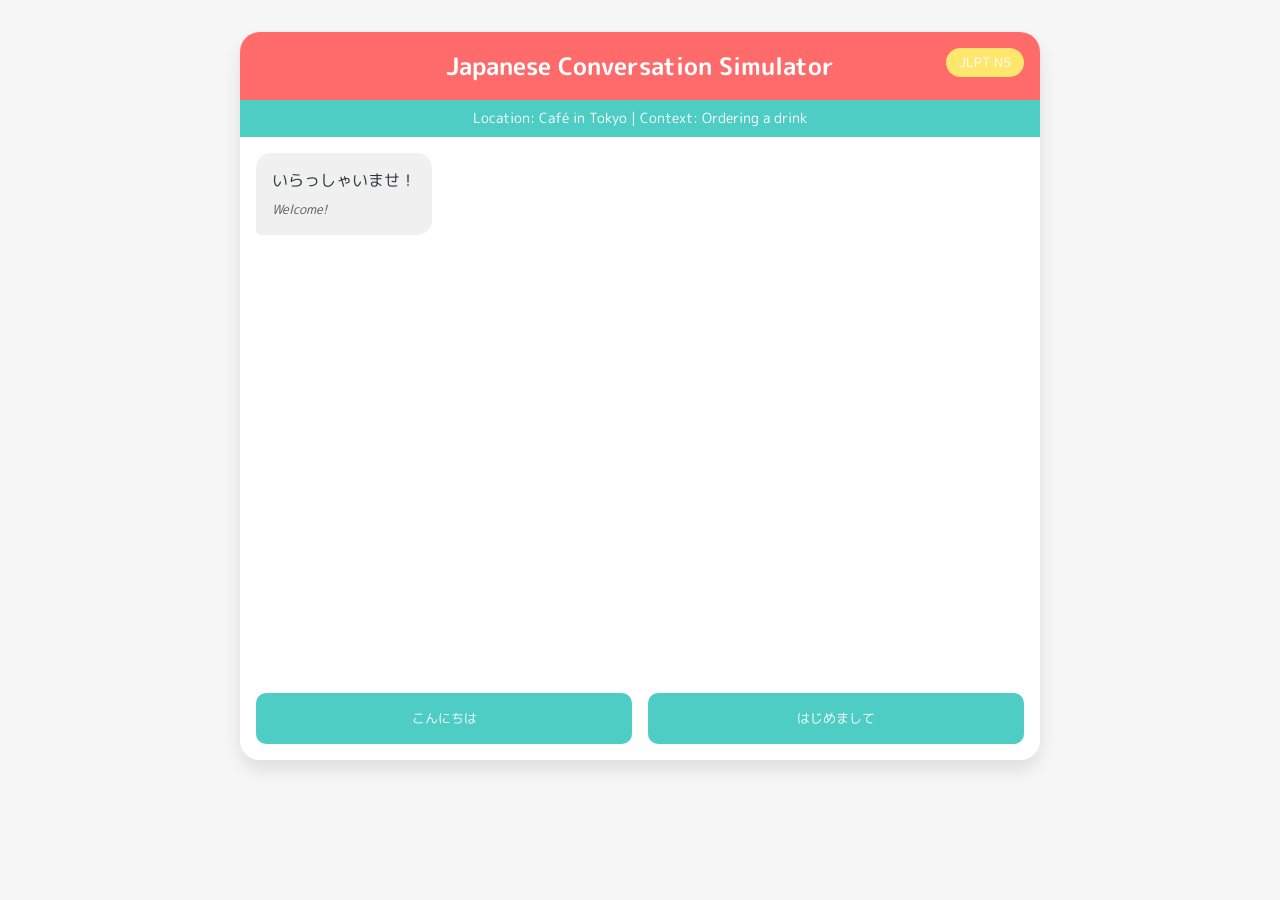
<file: Japanese Conversation Simulator.html>
<html><head>
<meta charset="UTF-8">
<title>Japanese Conversation Simulator | AI Language Partner</title>
<style>
:root {
  --primary: #ff6b6b;
  --secondary: #4ecdc4;
  --accent: #ffe66d;
  --bg: #f7f7f7;
  --text: #2d3436;
}

* {
  box-sizing: border-box;
  margin: 0;
  padding: 0;
  font-family: 'M PLUS Rounded 1c', sans-serif;
}

body {
  background: var(--bg);
  color: var(--text);
  min-height: 100vh;
  padding: 2rem;
}

.chat-container {
  max-width: 800px;
  margin: 0 auto;
  background: white;
  border-radius: 20px;
  box-shadow: 0 10px 20px rgba(0,0,0,0.1);
  overflow: hidden;
}

.chat-header {
  background: var(--primary);
  color: white;
  padding: 1rem;
  text-align: center;
  position: relative;
}

.scene-info {
  background: var(--secondary);
  color: white;
  padding: 0.5rem;
  text-align: center;
  font-size: 0.9rem;
}

.chat-messages {
  height: 60vh;
  overflow-y: auto;
  padding: 1rem;
  display: flex;
  flex-direction: column;
  gap: 1rem;
}

.message {
  max-width: 70%;
  padding: 1rem;
  border-radius: 15px;
  position: relative;
  animation: messagePopIn 0.3s ease forwards;
}

@keyframes messagePopIn {
  from {
    opacity: 0;
    transform: translateY(20px);
  }
  to {
    opacity: 1;
    transform: translateY(0);
  }
}

.ai-message {
  background: #f0f0f0;
  align-self: flex-start;
  border-bottom-left-radius: 5px;
}

.user-message {
  background: var(--primary);
  color: white;
  align-self: flex-end;
  border-bottom-right-radius: 5px;
}

.message-text {
  margin-bottom: 0.5rem;
}

.message-translation {
  font-size: 0.8rem;
  opacity: 0.8;
  font-style: italic;
}

.response-options {
  padding: 1rem;
  display: grid;
  grid-template-columns: repeat(auto-fit, minmax(200px, 1fr));
  gap: 1rem;
  background: white;
}

.response-option {
  padding: 1rem;
  background: var(--secondary);
  color: white;
  border: none;
  border-radius: 10px;
  cursor: pointer;
  transition: all 0.3s ease;
}

.response-option:hover {
  transform: translateY(-2px);
  box-shadow: 0 5px 10px rgba(0,0,0,0.1);
}

.helper-text {
  position: absolute;
  top: -20px;
  left: 50%;
  transform: translateX(-50%);
  background: var(--accent);
  padding: 0.3rem 1rem;
  border-radius: 15px;
  font-size: 0.8rem;
  opacity: 0;
  transition: opacity 0.3s ease;
}

.response-option:hover .helper-text {
  opacity: 1;
}

.level-indicator {
  position: absolute;
  right: 1rem;
  top: 1rem;
  background: var(--accent);
  padding: 0.3rem 0.8rem;
  border-radius: 15px;
  font-size: 0.8rem;
}
</style>
<link href="https://fonts.googleapis.com/css2?family=M+PLUS+Rounded+1c:wght@300;500;700&display=swap" rel="stylesheet">
</head>
<body>
<div class="chat-container">
  <div class="chat-header">
    <h2>Japanese Conversation Simulator</h2>
    <div class="level-indicator">JLPT N5</div>
  </div>
  
  <div class="scene-info">
    Location: Café in Tokyo | Context: Ordering a drink
  </div>
  
  <div class="chat-messages" id="chatMessages">
    <!-- Messages will be dynamically added here -->
  </div>
  
  <div class="response-options" id="responseOptions">
    <!-- Response options will be dynamically added here -->
  </div>
</div>

<script>
const conversations = {
  start: {
    aiMessage: {
      japanese: "いらっしゃいませ！",
      english: "Welcome!",
      next: "greeting"
    },
    options: [
      {
        japanese: "こんにちは",
        english: "Hello",
        next: "greeting"
      },
      {
        japanese: "はじめまして",
        english: "Nice to meet you",
        next: "greeting"
      }
    ]
  },
  greeting: {
    aiMessage: {
      japanese: "ご注文は何にしますか？",
      english: "What would you like to order?",
      next: "order"
    },
    options: [
      {
        japanese: "コーヒーをお願いします",
        english: "Coffee please",
        next: "coffee"
      },
      {
        japanese: "お茶をお願いします",
        english: "Tea please",
        next: "tea"
      }
    ]
  },
  coffee: {
    aiMessage: {
      japanese: "ホットですか、アイスですか？",
      english: "Would you like hot or iced?",
      next: "temperature"
    },
    options: [
      {
        japanese: "ホットでお願いします",
        english: "Hot please",
        next: "confirmation"
      },
      {
        japanese: "アイスでお願いします",
        english: "Iced please",
        next: "confirmation"
      }
    ]
  }
};

let currentState = 'start';

function addMessage(message, isUser = false) {
  const messagesContainer = document.getElementById('chatMessages');
  const messageDiv = document.createElement('div');
  messageDiv.className = `message ${isUser ? 'user-message' : 'ai-message'}`;
  
  const messageText = document.createElement('div');
  messageText.className = 'message-text';
  messageText.textContent = message.japanese;
  
  const messageTranslation = document.createElement('div');
  messageTranslation.className = 'message-translation';
  messageTranslation.textContent = message.english;
  
  messageDiv.appendChild(messageText);
  messageDiv.appendChild(messageTranslation);
  messagesContainer.appendChild(messageDiv);
  messagesContainer.scrollTop = messagesContainer.scrollHeight;
}

function updateOptions(options) {
  const optionsContainer = document.getElementById('responseOptions');
  optionsContainer.innerHTML = '';
  
  options.forEach(option => {
    const button = document.createElement('button');
    button.className = 'response-option';
    
    const helperText = document.createElement('span');
    helperText.className = 'helper-text';
    helperText.textContent = option.english;
    
    button.textContent = option.japanese;
    button.appendChild(helperText);
    
    button.onclick = () => selectOption(option);
    optionsContainer.appendChild(button);
  });
}

function selectOption(option) {
  addMessage(option, true);
  currentState = option.next;
  
  if (conversations[currentState]) {
    setTimeout(() => {
      addMessage(conversations[currentState].aiMessage);
      updateOptions(conversations[currentState].options);
    }, 1000);
  }
}

// Initialize conversation
addMessage(conversations.start.aiMessage);
updateOptions(conversations.start.options);
</script>
</body></html>
</file>
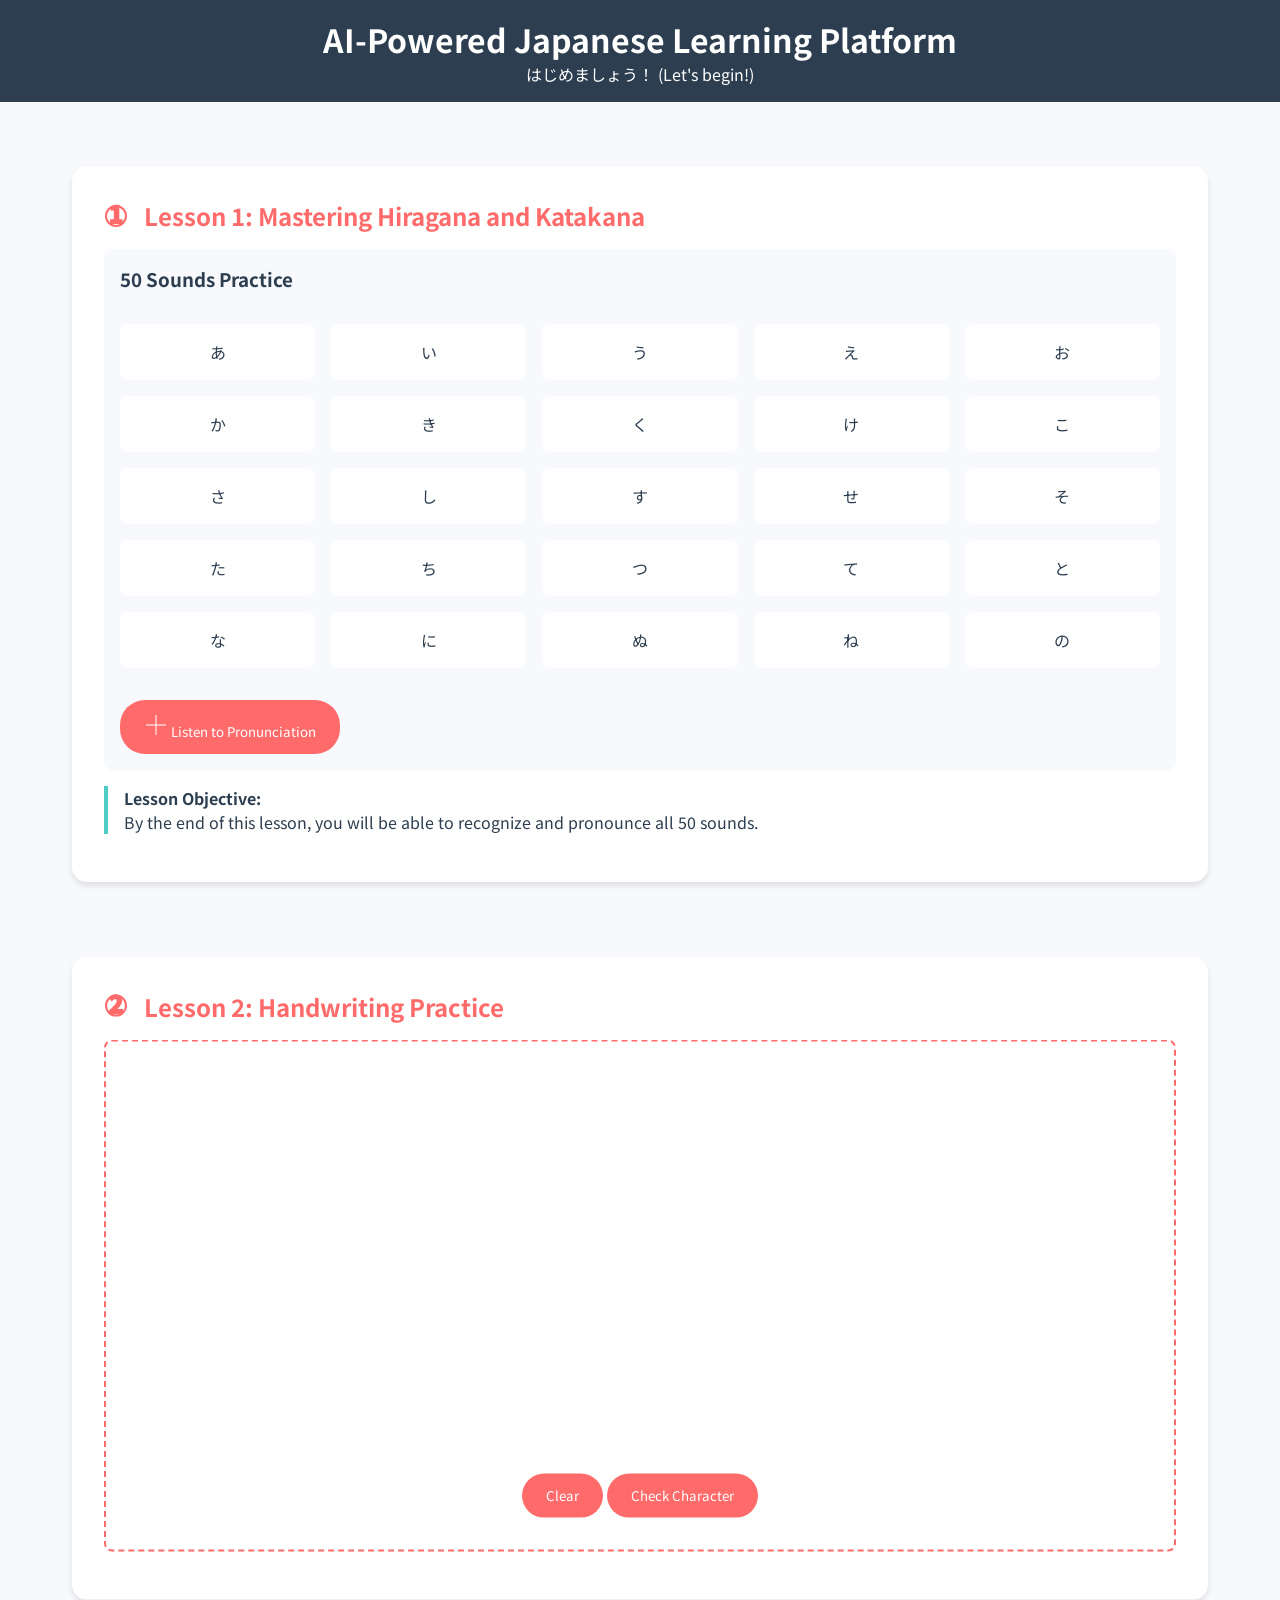
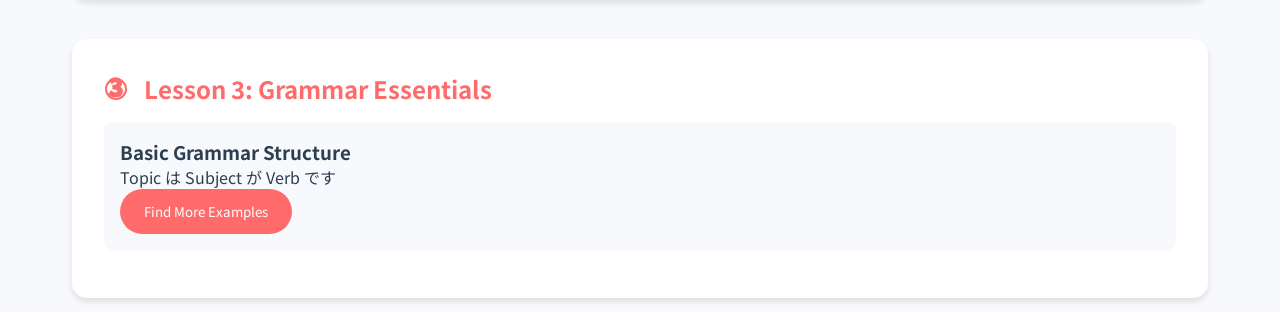
<file: Lesson.html>
<html><head><base href="https://ai-japanese-learning.example.com/">
<meta charset="UTF-8">
<title>AI-Powered Japanese Learning Platform</title>
<script src="https://cdnjs.cloudflare.com/ajax/libs/gsap/3.12.2/gsap.min.js"></script>
<style>
:root {
  --primary: #ff6b6b;
  --secondary: #4ecdc4;
  --dark: #2c3e50;
  --light: #f7f9fc;
}

* {
  margin: 0;
  padding: 0;
  box-sizing: border-box;
  font-family: 'Noto Sans JP', sans-serif;
}

body {
  background: var(--light);
  color: var(--dark);
}

.container {
  max-width: 1200px;
  margin: 0 auto;
  padding: 2rem;
}

header {
  background: var(--dark);
  color: white;
  padding: 1rem 0;
  text-align: center;
}

.lesson-card {
  background: white;
  border-radius: 15px;
  padding: 2rem;
  margin: 2rem 0;
  box-shadow: 0 4px 6px rgba(0,0,0,0.1);
  transition: transform 0.3s ease;
}

.lesson-card:hover {
  transform: translateY(-5px);
}

.lesson-title {
  color: var(--primary);
  margin-bottom: 1rem;
  display: flex;
  align-items: center;
  gap: 1rem;
}

.feature-box {
  background: var(--light);
  padding: 1rem;
  border-radius: 8px;
  margin: 1rem 0;
}

.objective {
  border-left: 4px solid var(--secondary);
  padding-left: 1rem;
  margin: 1rem 0;
}

.practice-area {
  background: white;
  border: 2px dashed var(--primary);
  border-radius: 8px;
  padding: 2rem;
  margin: 1rem 0;
  text-align: center;
}

.btn {
  background: var(--primary);
  color: white;
  border: none;
  padding: 0.8rem 1.5rem;
  border-radius: 25px;
  cursor: pointer;
  transition: background 0.3s ease;
}

.btn:hover {
  background: var(--secondary);
}

.kana-grid {
  display: grid;
  grid-template-columns: repeat(5, 1fr);
  gap: 1rem;
  margin: 2rem 0;
}

.kana-character {
  background: white;
  padding: 1rem;
  border-radius: 8px;
  text-align: center;
  cursor: pointer;
}

.canvas-container {
  width: 400px;
  height: 400px;
  margin: 0 auto;
}

</style>
<link href="https://fonts.googleapis.com/css2?family=Noto+Sans+JP:wght@400;700&display=swap" rel="stylesheet">
</head>
<body>

<header>
  <h1>AI-Powered Japanese Learning Platform</h1>
  <p>はじめましょう！ (Let's begin!)</p>
</header>

<div class="container">
  <!-- Lesson 1 -->
  <div class="lesson-card">
    <h2 class="lesson-title">
      <svg width="24" height="24" viewBox="0 0 24 24" fill="none" stroke="currentColor" stroke-width="2">
        <circle cx="12" cy="12" r="10"/>
        <text x="50%" y="50%" text-anchor="middle" dy=".3em" fill="currentColor">1</text>
      </svg>
      Lesson 1: Mastering Hiragana and Katakana
    </h2>
    
    <div class="feature-box">
      <h3>50 Sounds Practice</h3>
      <div class="kana-grid" id="hiraganaGrid">
        <!-- JavaScript will populate this -->
      </div>
      <button class="btn" onclick="playSound(this)">
        <svg width="24" height="24" viewBox="0 0 24 24" fill="none" stroke="currentColor">
          <path d="M12 2v20M2 12h20"/>
        </svg>
        Listen to Pronunciation
      </button>
    </div>

    <div class="objective">
      <h4>Lesson Objective:</h4>
      <p>By the end of this lesson, you will be able to recognize and pronounce all 50 sounds.</p>
    </div>
  </div>

  <!-- Lesson 2 -->
  <div class="lesson-card">
    <h2 class="lesson-title">
      <svg width="24" height="24" viewBox="0 0 24 24" fill="none" stroke="currentColor" stroke-width="2">
        <circle cx="12" cy="12" r="10"/>
        <text x="50%" y="50%" text-anchor="middle" dy=".3em" fill="currentColor">2</text>
      </svg>
      Lesson 2: Handwriting Practice
    </h2>
    
    <div class="practice-area">
      <canvas id="handwritingPad" width="400" height="400"></canvas>
      <div>
        <button class="btn" onclick="clearCanvas()">Clear</button>
        <button class="btn" onclick="recognizeCharacter()">Check Character</button>
      </div>
    </div>
  </div>

  <!-- Lesson 3 -->
  <div class="lesson-card">
    <h2 class="lesson-title">
      <svg width="24" height="24" viewBox="0 0 24 24" fill="none" stroke="currentColor" stroke-width="2">
        <circle cx="12" cy="12" r="10"/>
        <text x="50%" y="50%" text-anchor="middle" dy=".3em" fill="currentColor">3</text>
      </svg>
      Lesson 3: Grammar Essentials
    </h2>
    
    <div class="feature-box">
      <h3>Basic Grammar Structure</h3>
      <p>Topic は Subject が Verb です</p>
      <button class="btn" onclick="searchGrammarExamples()">Find More Examples</button>
    </div>
  </div>
</div>

<script>
// Hiragana characters array
const hiragana = [
  'あ', 'い', 'う', 'え', 'お',
  'か', 'き', 'く', 'け', 'こ',
  'さ', 'し', 'す', 'せ', 'そ',
  'た', 'ち', 'つ', 'て', 'と',
  'な', 'に', 'ぬ', 'ね', 'の'
];

// Populate Hiragana grid
const hiraganaGrid = document.getElementById('hiraganaGrid');
hiragana.forEach(char => {
  const div = document.createElement('div');
  div.className = 'kana-character';
  div.textContent = char;
  div.onclick = () => playCharacterSound(char);
  hiraganaGrid.appendChild(div);
});

// Canvas setup for handwriting
const canvas = document.getElementById('handwritingPad');
const ctx = canvas.getContext('2d');
let isDrawing = false;
let lastX = 0;
let lastY = 0;

ctx.strokeStyle = '#000';
ctx.lineJoin = 'round';
ctx.lineCap = 'round';
ctx.lineWidth = 8;

canvas.addEventListener('mousedown', startDrawing);
canvas.addEventListener('mousemove', draw);
canvas.addEventListener('mouseup', stopDrawing);
canvas.addEventListener('mouseout', stopDrawing);

function startDrawing(e) {
  isDrawing = true;
  [lastX, lastY] = [e.offsetX, e.offsetY];
}

function draw(e) {
  if (!isDrawing) return;
  ctx.beginPath();
  ctx.moveTo(lastX, lastY);
  ctx.lineTo(e.offsetX, e.offsetY);
  ctx.stroke();
  [lastX, lastY] = [e.offsetX, e.offsetY];
}

function stopDrawing() {
  isDrawing = false;
}

function clearCanvas() {
  ctx.clearRect(0, 0, canvas.width, canvas.height);
}

// Text-to-Speech functionality
function playCharacterSound(character) {
  const utterance = new SpeechSynthesisUtterance(character);
  utterance.lang = 'ja-JP';
  speechSynthesis.speak(utterance);
}

function playSound(btn) {
  gsap.to(btn, {
    scale: 0.95,
    duration: 0.1,
    yoyo: true,
    repeat: 1
  });
  const utterance = new SpeechSynthesisUtterance('こんにちは');
  utterance.lang = 'ja-JP';
  speechSynthesis.speak(utterance);
}

// OCR Character Recognition (mock function)
function recognizeCharacter() {
  // In a real implementation, this would send the canvas data to an OCR service
  alert('Character recognition would analyze your handwriting here!');
}

// Grammar Search (mock function)
function searchGrammarExamples() {
  // In a real implementation, this would integrate with Bing Web Search API
  alert('Searching for grammar examples using Bing Web Search API...');
}

// Add some animation on page load
gsap.from('.lesson-card', {
  y: 50,
  opacity: 0,
  duration: 1,
  stagger: 0.2,
  ease: 'power2.out'
});
</script>

</body>
</html>
</file>
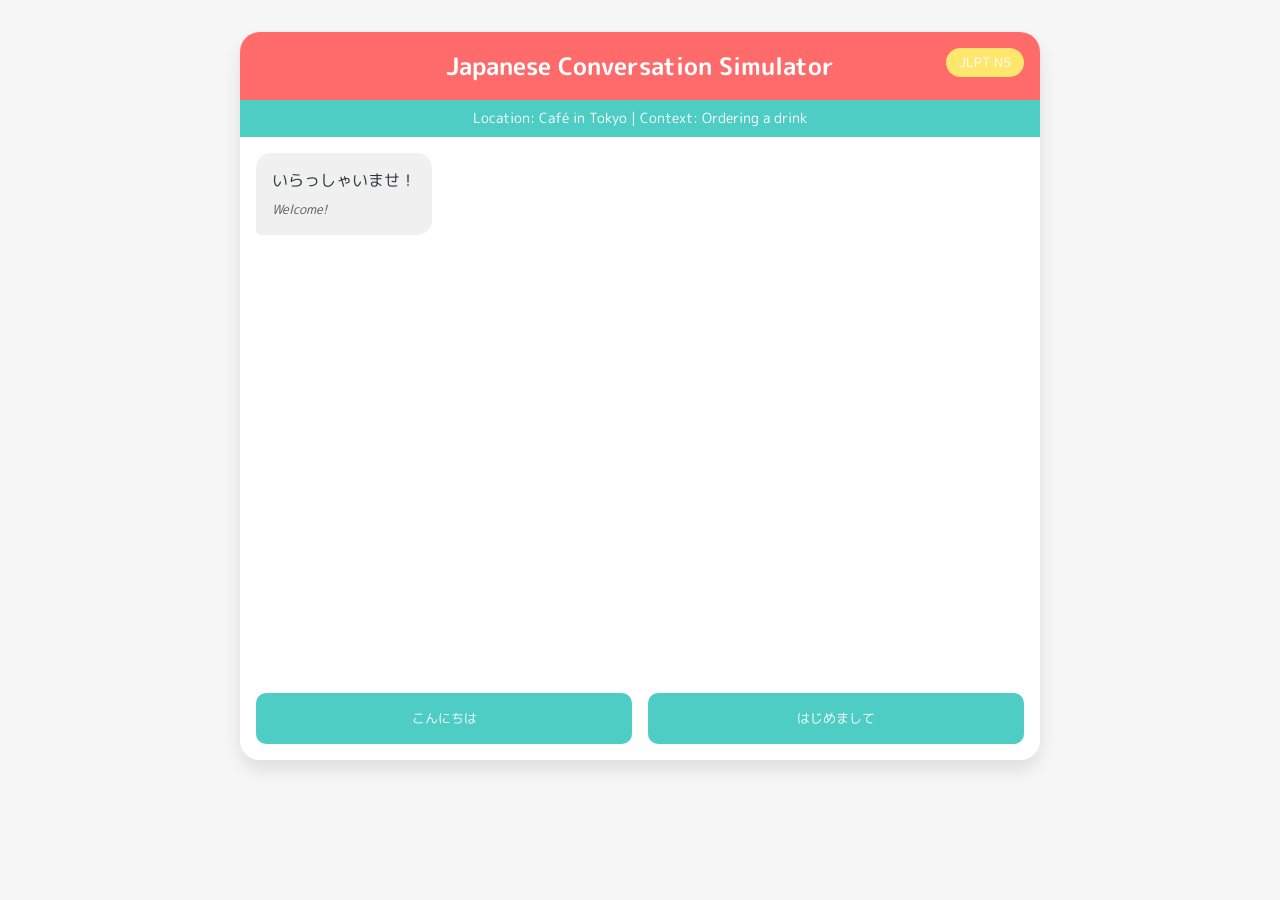
<file: app/static/image/Japanese Conversation Simulator.html>
<html><head><base href="https://nihongo-chat.ai/" />
<meta charset="UTF-8">
<title>Japanese Conversation Simulator | AI Language Partner</title>
<style>
:root {
  --primary: #ff6b6b;
  --secondary: #4ecdc4;
  --accent: #ffe66d;
  --bg: #f7f7f7;
  --text: #2d3436;
}

* {
  box-sizing: border-box;
  margin: 0;
  padding: 0;
  font-family: 'M PLUS Rounded 1c', sans-serif;
}

body {
  background: var(--bg);
  color: var(--text);
  min-height: 100vh;
  padding: 2rem;
}

.chat-container {
  max-width: 800px;
  margin: 0 auto;
  background: white;
  border-radius: 20px;
  box-shadow: 0 10px 20px rgba(0,0,0,0.1);
  overflow: hidden;
}

.chat-header {
  background: var(--primary);
  color: white;
  padding: 1rem;
  text-align: center;
  position: relative;
}

.scene-info {
  background: var(--secondary);
  color: white;
  padding: 0.5rem;
  text-align: center;
  font-size: 0.9rem;
}

.chat-messages {
  height: 60vh;
  overflow-y: auto;
  padding: 1rem;
  display: flex;
  flex-direction: column;
  gap: 1rem;
}

.message {
  max-width: 70%;
  padding: 1rem;
  border-radius: 15px;
  position: relative;
  animation: messagePopIn 0.3s ease forwards;
}

@keyframes messagePopIn {
  from {
    opacity: 0;
    transform: translateY(20px);
  }
  to {
    opacity: 1;
    transform: translateY(0);
  }
}

.ai-message {
  background: #f0f0f0;
  align-self: flex-start;
  border-bottom-left-radius: 5px;
}

.user-message {
  background: var(--primary);
  color: white;
  align-self: flex-end;
  border-bottom-right-radius: 5px;
}

.message-text {
  margin-bottom: 0.5rem;
}

.message-translation {
  font-size: 0.8rem;
  opacity: 0.8;
  font-style: italic;
}

.response-options {
  padding: 1rem;
  display: grid;
  grid-template-columns: repeat(auto-fit, minmax(200px, 1fr));
  gap: 1rem;
  background: white;
}

.response-option {
  padding: 1rem;
  background: var(--secondary);
  color: white;
  border: none;
  border-radius: 10px;
  cursor: pointer;
  transition: all 0.3s ease;
}

.response-option:hover {
  transform: translateY(-2px);
  box-shadow: 0 5px 10px rgba(0,0,0,0.1);
}

.helper-text {
  position: absolute;
  top: -20px;
  left: 50%;
  transform: translateX(-50%);
  background: var(--accent);
  padding: 0.3rem 1rem;
  border-radius: 15px;
  font-size: 0.8rem;
  opacity: 0;
  transition: opacity 0.3s ease;
}

.response-option:hover .helper-text {
  opacity: 1;
}

.level-indicator {
  position: absolute;
  right: 1rem;
  top: 1rem;
  background: var(--accent);
  padding: 0.3rem 0.8rem;
  border-radius: 15px;
  font-size: 0.8rem;
}
</style>
<link href="https://fonts.googleapis.com/css2?family=M+PLUS+Rounded+1c:wght@300;500;700&display=swap" rel="stylesheet">
</head>
<body>
<div class="chat-container">
  <div class="chat-header">
    <h2>Japanese Conversation Simulator</h2>
    <div class="level-indicator">JLPT N5</div>
  </div>
  
  <div class="scene-info">
    Location: Café in Tokyo | Context: Ordering a drink
  </div>
  
  <div class="chat-messages" id="chatMessages">
    <!-- Messages will be dynamically added here -->
  </div>
  
  <div class="response-options" id="responseOptions">
    <!-- Response options will be dynamically added here -->
  </div>
</div>

<script>
const conversations = {
  start: {
    aiMessage: {
      japanese: "いらっしゃいませ！",
      english: "Welcome!",
      next: "greeting"
    },
    options: [
      {
        japanese: "こんにちは",
        english: "Hello",
        next: "greeting"
      },
      {
        japanese: "はじめまして",
        english: "Nice to meet you",
        next: "greeting"
      }
    ]
  },
  greeting: {
    aiMessage: {
      japanese: "ご注文は何にしますか？",
      english: "What would you like to order?",
      next: "order"
    },
    options: [
      {
        japanese: "コーヒーをお願いします",
        english: "Coffee please",
        next: "coffee"
      },
      {
        japanese: "お茶をお願いします",
        english: "Tea please",
        next: "tea"
      }
    ]
  },
  coffee: {
    aiMessage: {
      japanese: "ホットですか、アイスですか？",
      english: "Would you like hot or iced?",
      next: "temperature"
    },
    options: [
      {
        japanese: "ホットでお願いします",
        english: "Hot please",
        next: "confirmation"
      },
      {
        japanese: "アイスでお願いします",
        english: "Iced please",
        next: "confirmation"
      }
    ]
  }
};

let currentState = 'start';

function addMessage(message, isUser = false) {
  const messagesContainer = document.getElementById('chatMessages');
  const messageDiv = document.createElement('div');
  messageDiv.className = `message ${isUser ? 'user-message' : 'ai-message'}`;
  
  const messageText = document.createElement('div');
  messageText.className = 'message-text';
  messageText.textContent = message.japanese;
  
  const messageTranslation = document.createElement('div');
  messageTranslation.className = 'message-translation';
  messageTranslation.textContent = message.english;
  
  messageDiv.appendChild(messageText);
  messageDiv.appendChild(messageTranslation);
  messagesContainer.appendChild(messageDiv);
  messagesContainer.scrollTop = messagesContainer.scrollHeight;
}

function updateOptions(options) {
  const optionsContainer = document.getElementById('responseOptions');
  optionsContainer.innerHTML = '';
  
  options.forEach(option => {
    const button = document.createElement('button');
    button.className = 'response-option';
    
    const helperText = document.createElement('span');
    helperText.className = 'helper-text';
    helperText.textContent = option.english;
    
    button.textContent = option.japanese;
    button.appendChild(helperText);
    
    button.onclick = () => selectOption(option);
    optionsContainer.appendChild(button);
  });
}

function selectOption(option) {
  addMessage(option, true);
  currentState = option.next;
  
  if (conversations[currentState]) {
    setTimeout(() => {
      addMessage(conversations[currentState].aiMessage);
      updateOptions(conversations[currentState].options);
    }, 1000);
  }
}

// Initialize conversation
addMessage(conversations.start.aiMessage);
updateOptions(conversations.start.options);
</script>
</body></html>
</file>
